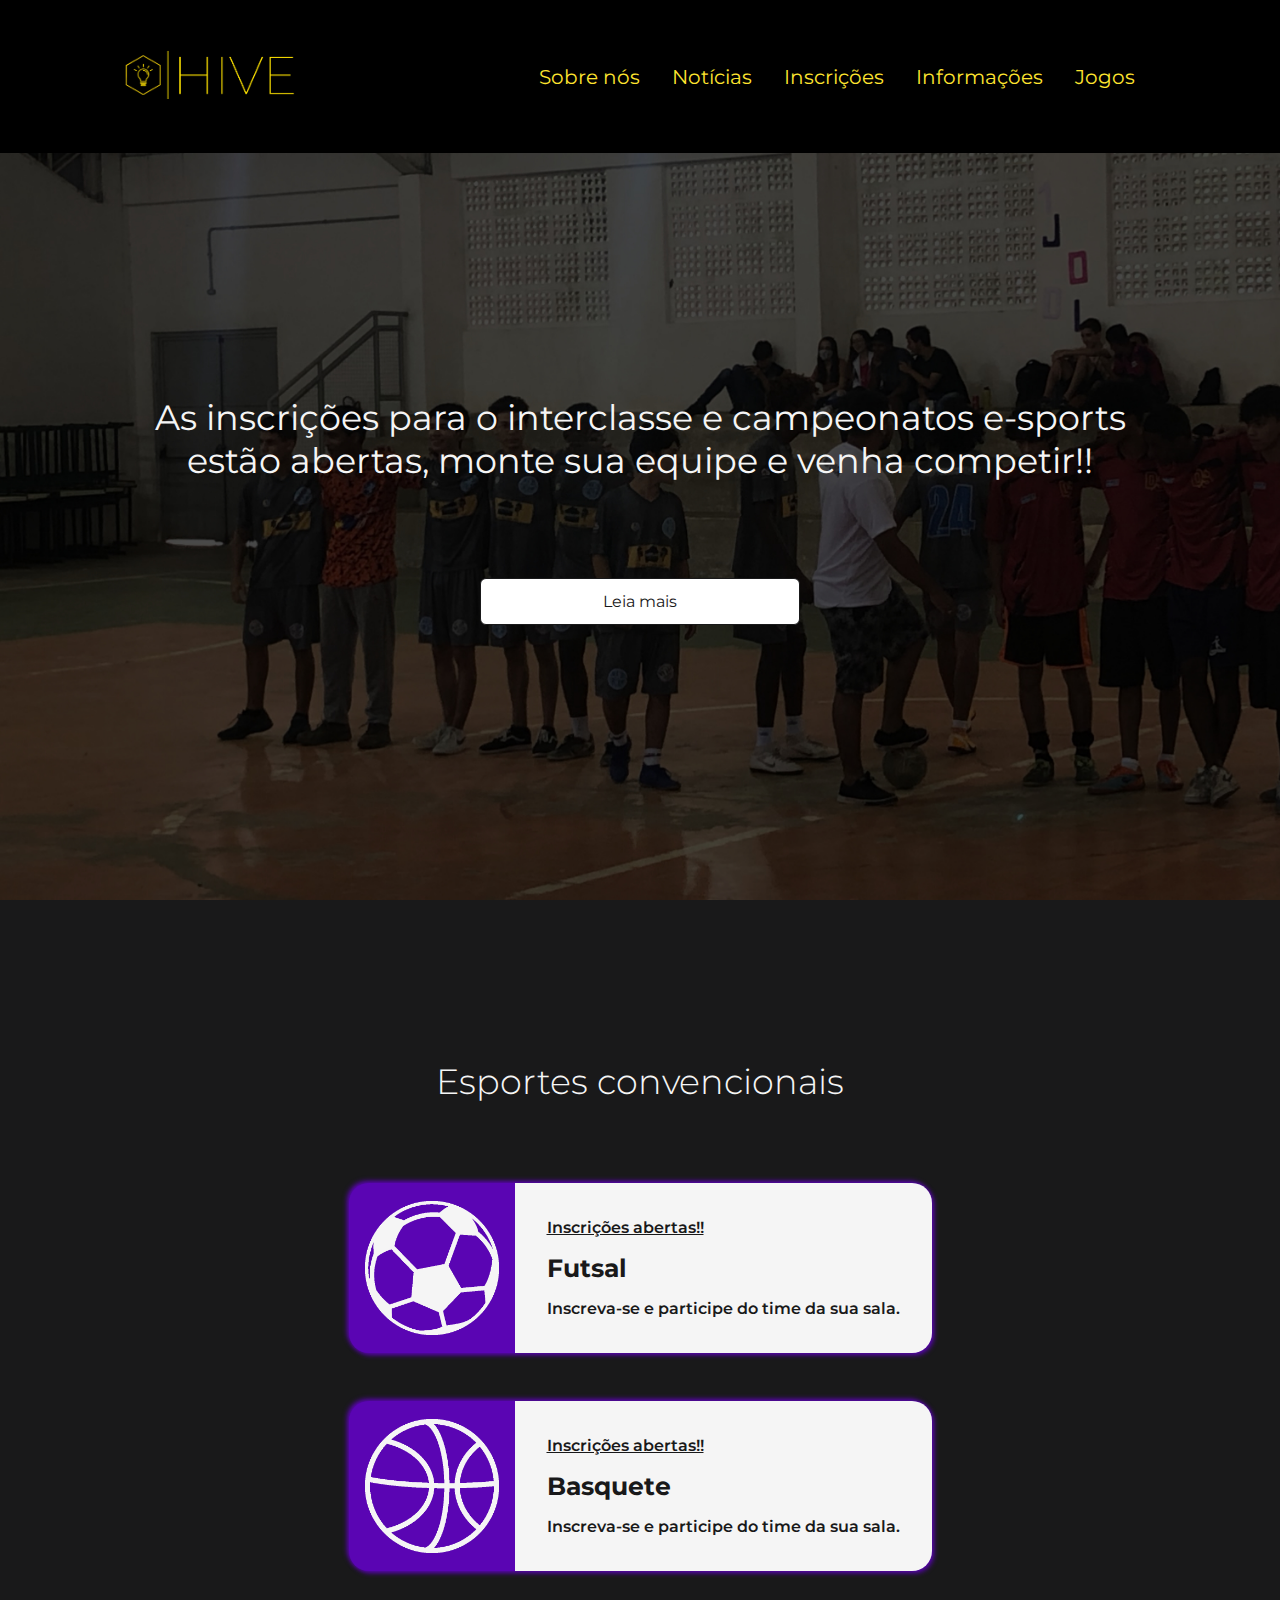
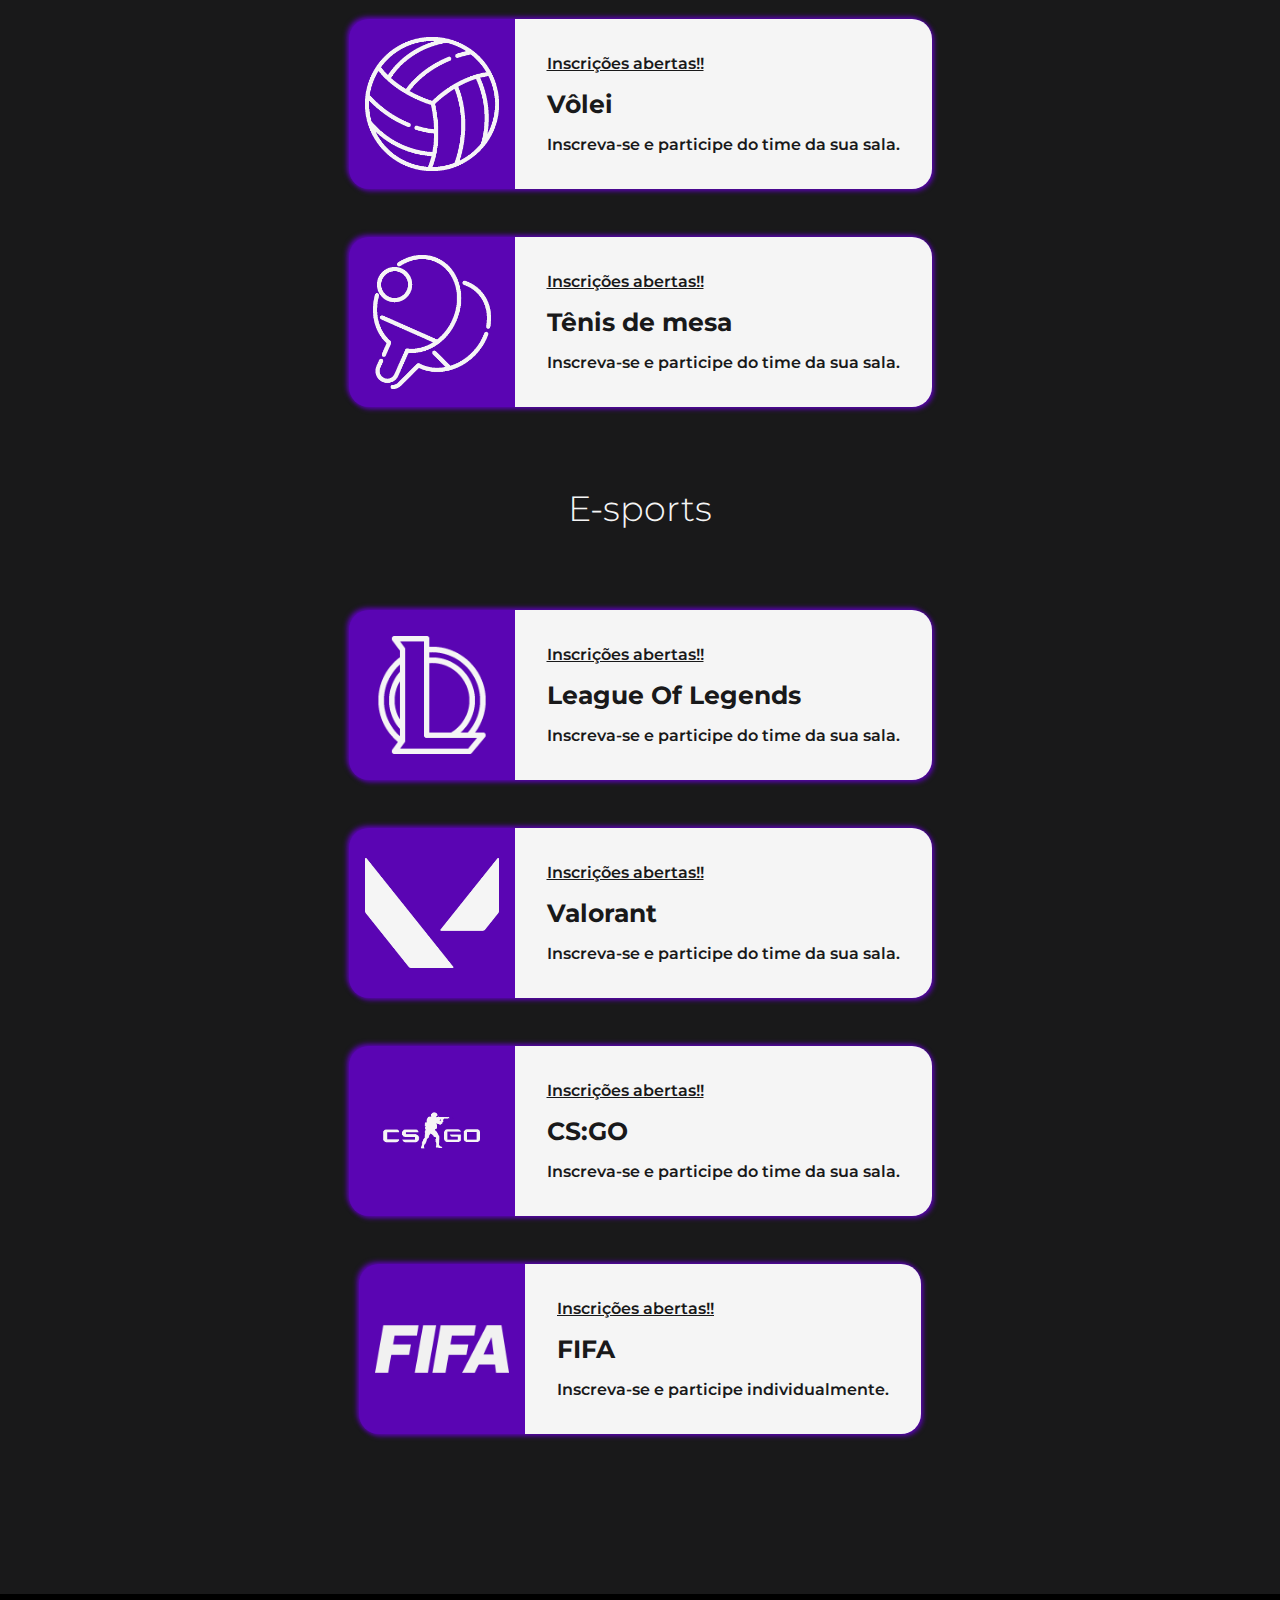
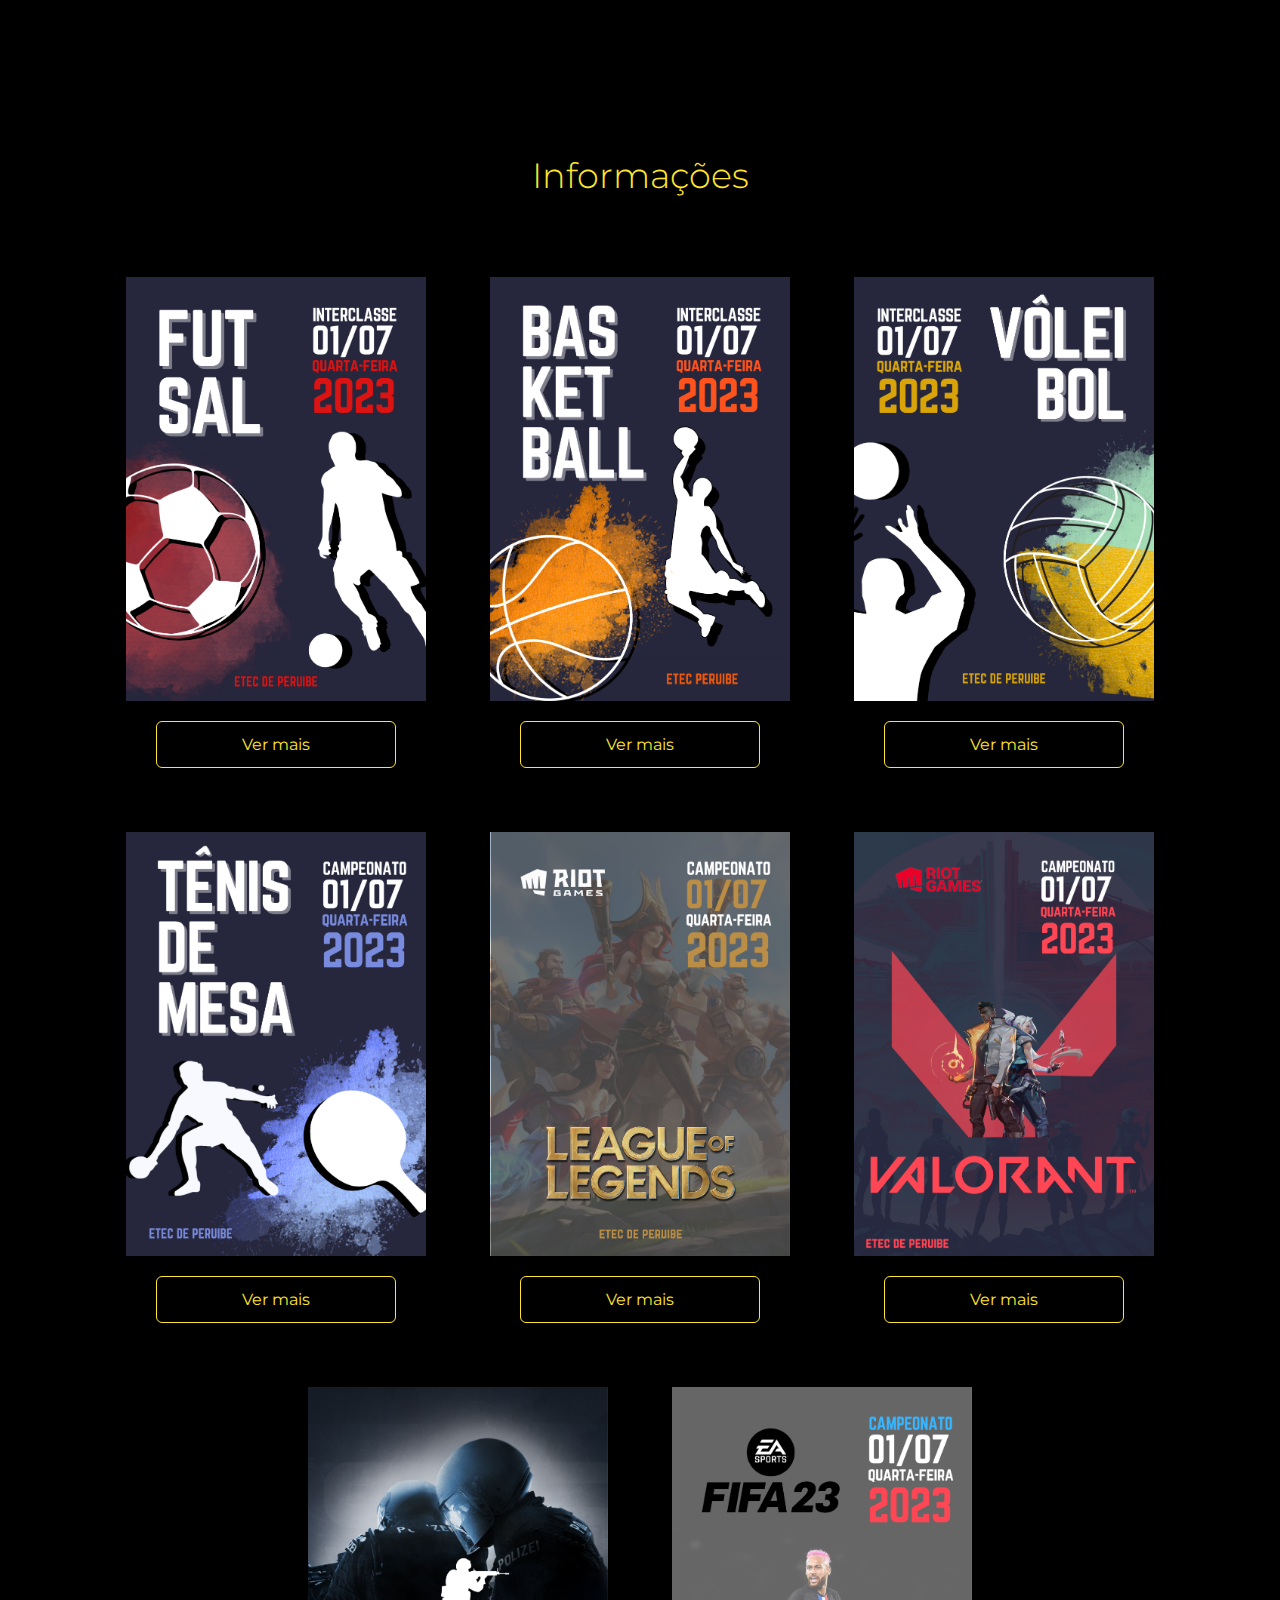
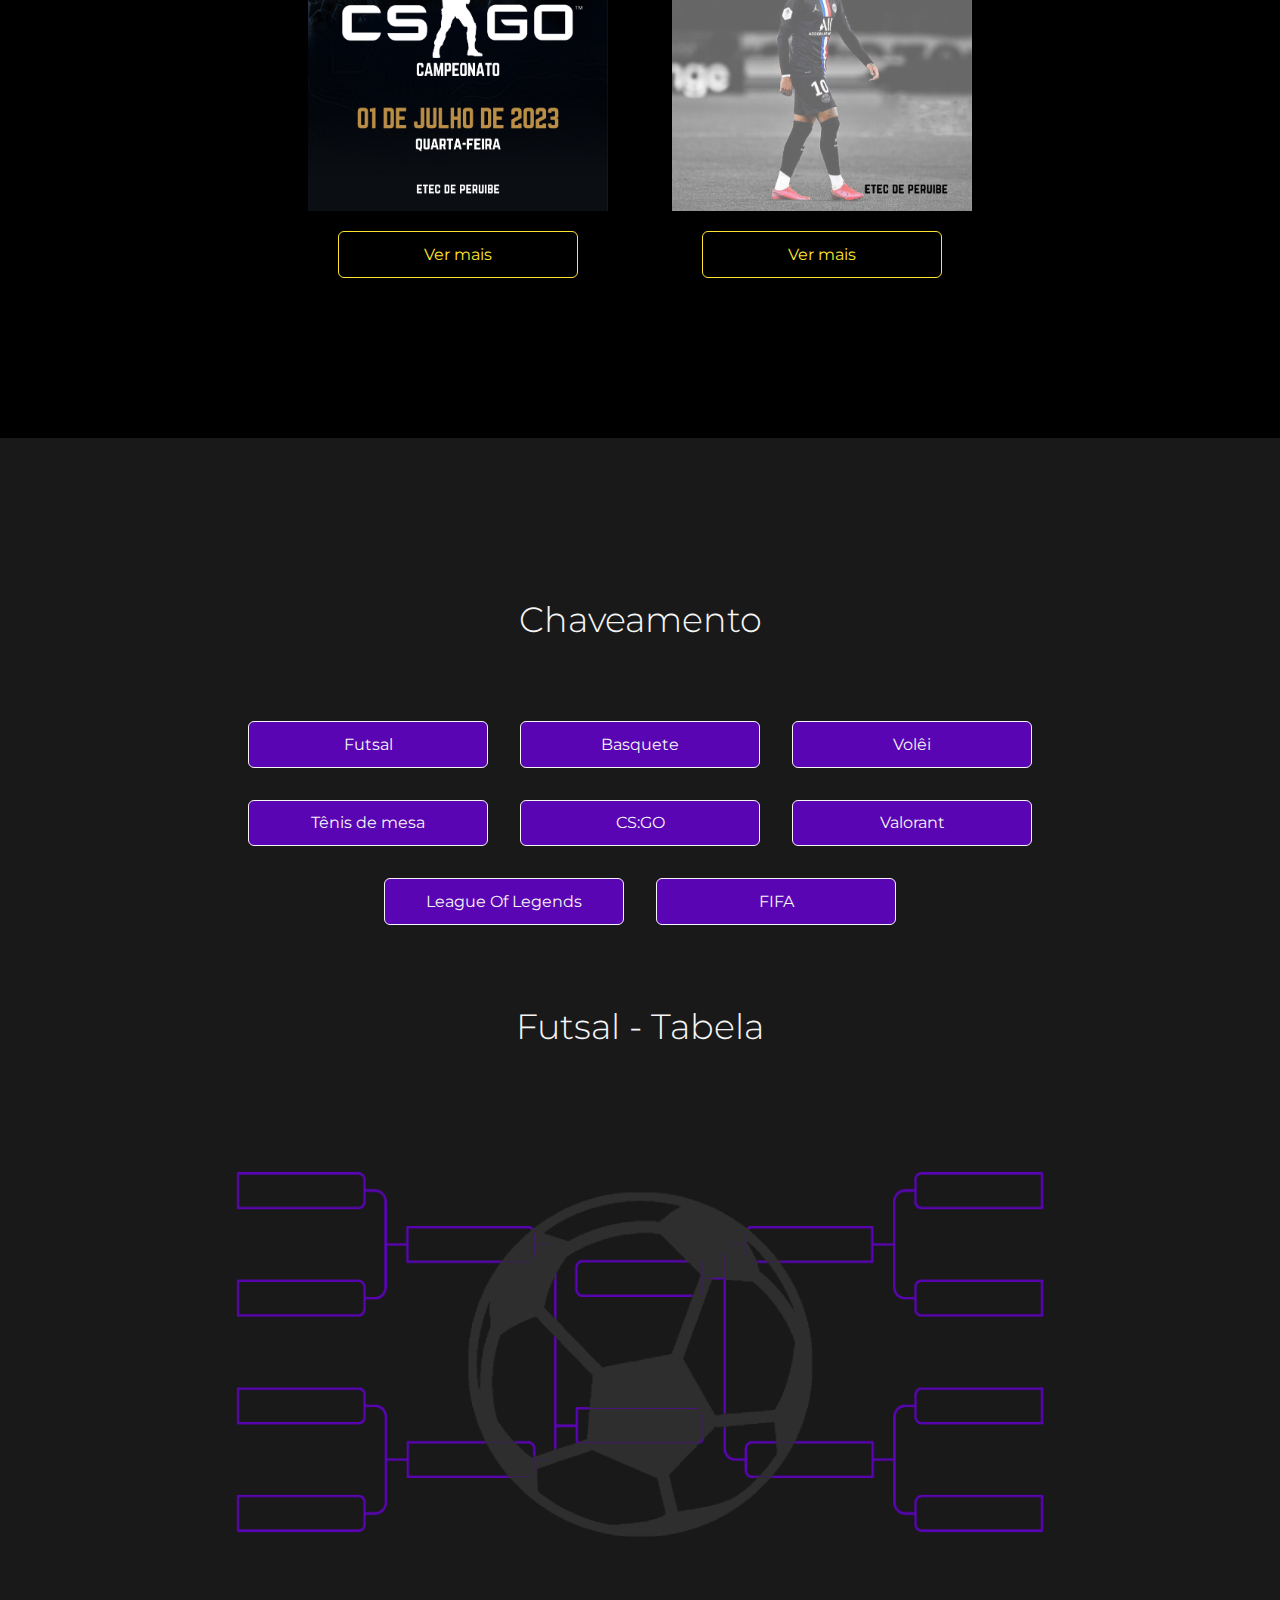
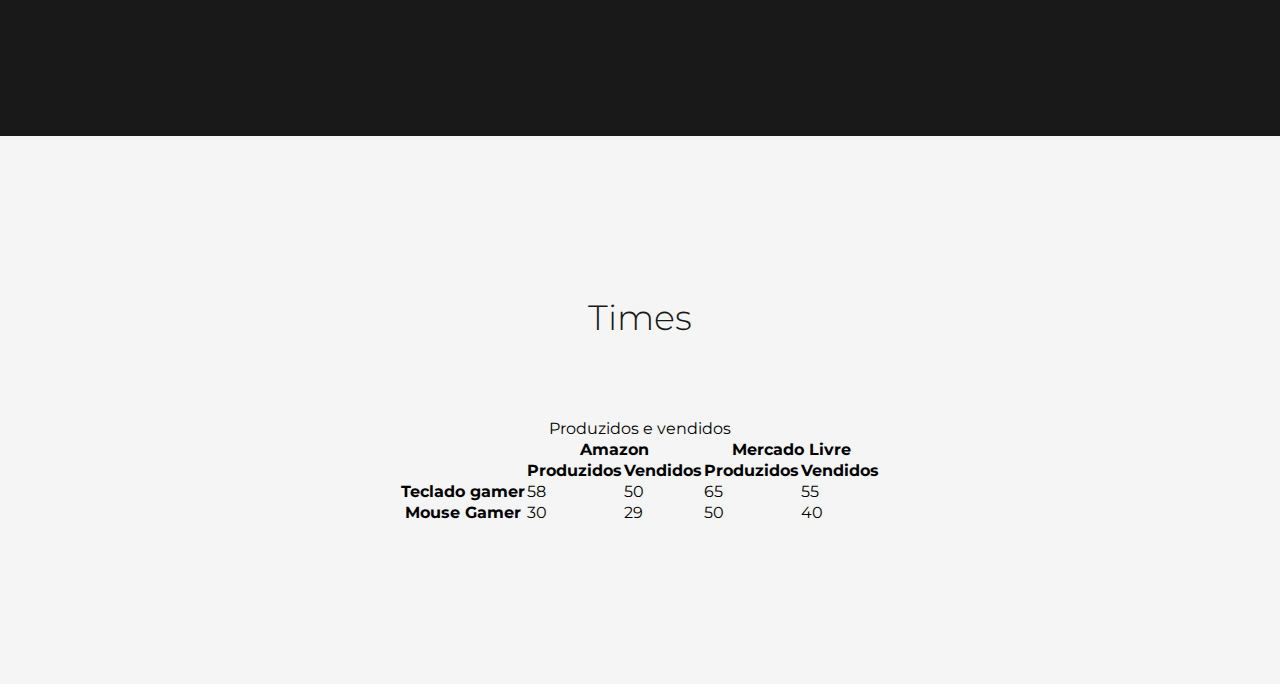
<file: home/home.html>
<!DOCTYPE html>
<html lang="pt-br">
<head>
    <meta charset="UTF-8">
    <meta http-equiv="X-UA-Compatible" content="IE=edge">
    <meta name="viewport" content="width=device-width, initial-scale=1.0">
    <title>HIVE - Login</title>

    <!-- Parte destinada a importação de fontes, links etc. -->
    <link rel="stylesheet" href="style_home.css">
    <link rel="shortcut icon" href="../assets/favicon-16x16.png" type="image/x-icon">
    <link rel="preconnect" href="https://fonts.googleapis.com">
    <link rel="preconnect" href="https://fonts.gstatic.com" crossorigin>
    <link href="https://fonts.googleapis.com/css2?family=Montserrat:ital,wght@0,100;0,300;0,400;0,500;0,600;0,700;0,800;0,900;1,100;1,200;1,300;1,400;1,500;1,600;1,700;1,800;1,900&display=swap" rel="stylesheet">
    <!-- Linkando o javascript -->
    <script src="script.js"></script>
</head>
<body>
    <!-- inicio do cabeçalho com menu -->
    <div class="section-header">
        <div class="logo">
            <img src="../assets/logoTypeHive.png" alt="" width="200px">
        </div>
        <div class="menu">
            <div class="menu-items-no-mobile">
                <a href="../sobreNos/">Sobre nós</a>
                <a href="">Notícias</a>
                <a href="#section-one">Inscrições</a>
                <a href="#informacoes">Informações</a>
                <a href="#chaveamentos">Jogos</a>
            </div>
            <div class="menu-mobile-capture" id="menu-mobile-capture">
                <button onclick="showMenu()">
                    <img src="../assets/menu.png" alt="Três barras" width="45px">
                </button> 
            </div>
        </div>
    </div>
    <div class="menu-mobile-items">
        <a href="../sobreNos/">Sobre nós</a>
        <a href="">Notícias</a>
        <a href="#section-one">Inscrições</a>
        <a href="#informações">Informações</a>
        <a href="#chaveamentos">Jogos</a>
    </div>
    <!-- fim do cabeçalho com menu -->
    <!-- inicio da seção principal com foto de fundo-->
    <div class="section-main">
        <div class="content">
            <p id="textInit">As inscrições para o interclasse e campeonatos e-sports estão abertas, monte sua equipe e venha competir!!</p>
            <a href="#section-one">
                <button class="btn-init">Leia mais</button>
            </a>
        </div>
    </div>
    <!-- fim da seção principal com foto de fundo-->
    <!-- inicio da seção 1 com os cards de inscrição de cada modalidade -->
    <div class="section-one" id="section-one">
        <!-- Titulo de seção feito com <p> -->
        <p id="title-page">Esportes convencionais</p>
        <!-- div dos cards -->
        <div class="cards">
            <!-- Inicio dos cards -->
            <!-- Inicio de um card -->
            <a href="../inscricoes/inscricao_futsal.php?modalidade=2">
                <div class="card">
                    <img src="../assets/icones/bola_futebol.png" alt="" width="150px">
                    <div class="texts">
                        <p id="theme-card">Inscrições abertas!!</p>
                        <p id="title-card">Futsal</p>
                        <p id="text-card">Inscreva-se e participe do time da sua sala.</p>
                    </div>
                </div>
            </a>
            <!-- Fim de um card -->
            <a href="../inscricoes/inscricao_basquete.php?modalidade=4">
                <div class="card">
                    <img src="../assets/icones/bola_basquete.png" alt="" width="150px">
                    <div class="texts">
                        <p id="theme-card">Inscrições abertas!!</p>
                        <p id="title-card">Basquete</p>
                        <p id="text-card">Inscreva-se e participe do time da sua sala.</p>
                    </div>
                </div>
            </a>
            <a href="../inscricoes/inscricao_volei.php?modalidade=1">
                <div class="card">
                    <img src="../assets/icones/bola_volei.png" alt="" width="150px">
                    <div class="texts">
                        <p id="theme-card">Inscrições abertas!!</p>
                        <p id="title-card">Vôlei</p>
                        <p id="text-card">Inscreva-se e participe do time da sua sala.</p>
                    </div>
                </div>
            </a>
            <a href="../inscricoes/inscricao_tenisdemesa.php?modalidade=3">
                <div class="card">
                    <img src="../assets/icones/ping_pong.png" alt="" width="150px">
                    <div class="texts">
                        <p id="theme-card">Inscrições abertas!!</p>
                        <p id="title-card">Tênis de mesa</p>
                        <p id="text-card">Inscreva-se e participe do time da sua sala.</p>
                    </div>
                </div>
            </a>
        </div>
        <!-- Titulo de seção feito com <p> -->
        <p id="title-page">E-sports</p>
        <div class="cards">
            <a href="../inscricoes/inscricao_lol.php?modalidade=5">
                <div class="card">
                    <img src="../assets/icones/league_of_legends.png" alt="" width="150px">
                    <div class="texts">
                        <p id="theme-card">Inscrições abertas!!</p>
                        <p id="title-card">League Of Legends</p>
                        <p id="text-card">Inscreva-se e participe do time da sua sala.</p>
                    </div>
                </div>
            </a>
            <a href="../inscricoes/inscricao_valorant.php?modalidade=7">
                <div class="card">
                    <img src="../assets/icones/valorant.png" alt="" width="150px">
                    <div class="texts">
                        <p id="theme-card">Inscrições abertas!!</p>
                        <p id="title-card">Valorant</p>
                        <p id="text-card">Inscreva-se e participe do time da sua sala.</p>
                    </div>
                </div>
            </a>
            <a href="../inscricoes/inscricao_csgo.php?modalidade=6">
                <div class="card">
                    <img src="../assets/icones/cs.png" alt="" width="150px">
                    <div class="texts">
                        <p id="theme-card">Inscrições abertas!!</p>
                        <p id="title-card">CS:GO</p>
                        <p id="text-card">Inscreva-se e participe do time da sua sala.</p>
                    </div>
                </div>
            </a>
            <a href="../inscricoes/inscricao_fifa.php?modalidade=8">
                <div class="card">
                    <img src="../assets/icones/FIFA.png" alt="" width="150px">
                    <div class="texts">
                        <p id="theme-card">Inscrições abertas!!</p>
                        <p id="title-card">FIFA</p>
                        <p id="text-card">Inscreva-se e participe individualmente.</p>
                    </div>
                </div>
            </a>
        </div>
    </div>
    <!-- fim da seção 1 com os cards de inscrição de cada modalidade -->
    <!-- inicio da seção 2 com os cards de informação de cada modalidade -->
    <div class="section-two" id="informacoes">
        <!-- Titulo de seção feito com <p> -->
        <p id="title-page">Informações</p>
        <!-- Inicio da div dos cards -->
        <div class="cards">
            <!-- isto abaixo é um card da seção 2 -->
            <div  class="cartazInfo">
                <div class="verFutsal" id="verFutsal">
                    <img src="../assets/cartazes/panfleto_futsal.png" alt="" width="300px" id="imgFutsal">
                </div>
                <div class="infoFutsal" id="infoFutsal">
                    <p class="info-title">Interclasse Futsal</p>
                    <p class="info-data">Data:</p>
                    <p class="info-periodo">Período:</p>
                    <p class="info-horario">Horário:</p>
                    <p class="info-desc">Lorem ipsum dolor sit amet consectetur adipisicing elit. Accusantium illo, illum iste laudantium inventore est, minus animi, veniam itaque asperiores molestias provident delectus. Omnis doloribus error hic repellat, at quibusdam.</p>
                </div>
                <button class="btn"
                id="showFutsal" onclick="showInfoFutsal()" >Ver mais</button>
            </div>
            <div  class="cartazInfo">
                <div class="verBasquete" id="verBasquete">
                    <img src="../assets/cartazes/panfleto_basquete.png" alt="" width="300px" id="imgBasquete">
                </div>
                <div class="infoBasquete" id="infoBasquete">
                    <p class="info-title">Interclasse Basquete</p>
                    <p class="info-data">Data:</p>
                    <p class="info-periodo">Período:</p>
                    <p class="info-horario">Horário:</p>
                    <p class="info-desc">Lorem ipsum dolor sit amet consectetur adipisicing elit. Accusantium illo, illum iste laudantium inventore est, minus animi, veniam itaque asperiores molestias provident delectus. Omnis doloribus error hic repellat, at quibusdam.</p>
                </div>
                <button class="btn"
                id="showBasquete" onclick="showInfoBasquete()" >Ver mais</button>
            </div>
            <div  class="cartazInfo">
                <div class="verVolei" id="verVolei">
                    <img src="../assets/cartazes/panfleto_voleibol.PNG" alt="" width="300px" id="imgVolei">
                </div>
                <div class="infoVolei" id="infoVolei">
                    <p class="info-title">Interclasse Vôlei</p>
                    <p class="info-data">Data:</p>
                    <p class="info-periodo">Período:</p>
                    <p class="info-horario">Horário:</p>
                    <p class="info-desc">Lorem ipsum dolor sit amet consectetur adipisicing elit. Accusantium illo, illum iste laudantium inventore est, minus animi, veniam itaque asperiores molestias provident delectus. Omnis doloribus error hic repellat, at quibusdam.</p>
                </div>
                <button class="btn"
                id="showVolei" onclick="showInfoVolei()" >Ver mais</button>
            </div>
            <div  class="cartazInfo">
                <div class="verTenisdemesa" id="verTenisdemesa">
                    <img src="../assets/cartazes/panfleto_tenisdemesa.png" alt="" width="300px" id="imgTenisdemesa">
                </div>
                <div class="infoTenisdemesa" id="infoTenisdemesa">
                    <p class="info-title">Interclasse Tênis de mesa</p>
                    <p class="info-data">Data:</p>
                    <p class="info-periodo">Período:</p>
                    <p class="info-horario">Horário:</p>
                    <p class="info-desc">Lorem ipsum dolor sit amet consectetur adipisicing elit. Accusantium illo, illum iste laudantium inventore est, minus animi, veniam itaque asperiores molestias provident delectus. Omnis doloribus error hic repellat, at quibusdam.</p>
                </div>
                <button class="btn"
                id="showTenisdemesa" onclick="showInfoTenisdemesa()" >Ver mais</button>
            </div>
            <div  class="cartazInfo">
                <div class="verLol" id="verLol">
                    <img src="../assets/cartazes/panfleto_lol.png" alt="" width="300px" id="imgLol">
                </div>
                <div class="infoLol" id="infoLol">
                    <p class="info-title">Interclasse League of Legends</p>
                    <p class="info-data">Data:</p>
                    <p class="info-periodo">Período:</p>
                    <p class="info-horario">Horário:</p>
                    <p class="info-desc">Lorem ipsum dolor sit amet consectetur adipisicing elit. Accusantium illo, illum iste laudantium inventore est, minus animi, veniam itaque asperiores molestias provident delectus. Omnis doloribus error hic repellat, at quibusdam.</p>
                </div>
                <button class="btn"
                id="showLol" onclick="showInfoLol()" >Ver mais</button>
            </div>
            <div  class="cartazInfo">
                <div class="verValorant" id="verValorant">
                    <img src="../assets/cartazes/panfleto_valorant.png" alt="" width="300px" id="imgValorant">
                </div>
                <div class="infoValorant" id="infoValorant">
                    <p class="info-title">Interclasse Valorant</p>
                    <p class="info-data">Data:</p>
                    <p class="info-periodo">Período:</p>
                    <p class="info-horario">Horário:</p>
                    <p class="info-desc">Lorem ipsum dolor sit amet consectetur adipisicing elit. Accusantium illo, illum iste laudantium inventore est, minus animi, veniam itaque asperiores molestias provident delectus. Omnis doloribus error hic repellat, at quibusdam.</p>
                </div>
                <button class="btn"
                id="showValorant" onclick="showInfoValorant()" >Ver mais</button>
            </div>
            <div  class="cartazInfo">
                <div class="verCsgo" id="verCsgo">
                    <img src="../assets/cartazes/panfleto_csgo.png" alt="" width="300px" id="imgCsgo">
                </div>
                <div class="infoCsgo" id="infoCsgo">
                    <p class="info-title">Interclasse CS:GO</p>
                    <p class="info-data">Data:</p>
                    <p class="info-periodo">Período:</p>
                    <p class="info-horario">Horário:</p>
                    <p class="info-desc">Lorem ipsum dolor sit amet consectetur adipisicing elit. Accusantium illo, illum iste laudantium inventore est, minus animi, veniam itaque asperiores molestias provident delectus. Omnis doloribus error hic repellat, at quibusdam.</p>
                </div>
                <button class="btn"
                id="showCsgo" onclick="showInfoCsgo()" >Ver mais</button>
            </div>
            <div  class="cartazInfo">
                <div class="verFifa" id="verFifa">
                    <img src="../assets/cartazes/panfleto_fifa.png" alt="" width="300px" id="imgFifa">
                </div>
                <div class="infoFifa" id="infoFifa">
                    <p class="info-title">Interclasse FIFA</p>
                    <p class="info-data">Data:</p>
                    <p class="info-periodo">Período:</p>
                    <p class="info-horario">Horário:</p>
                    <p class="info-desc">Lorem ipsum dolor sit amet consectetur adipisicing elit. Accusantium illo, illum iste laudantium inventore est, minus animi, veniam itaque asperiores molestias provident delectus. Omnis doloribus error hic repellat, at quibusdam.</p>
                </div>
                <button class="btn"
                id="showFifa" onclick="showInfoFifa()" >Ver mais</button>
            </div>
        </div>
    </div>
    <!-- fim da seção 2 com os cards de informação de cada modalidade -->
    <!-- inicio da seção 3 com chaveamentos de cada modalidade -->
    <div class="section-three" id="chaveamentos">
        <!-- Titulo de seção feito com <p> -->
        <p id="title-page">Chaveamento</p>
        <!-- Div dos botões -->
        <div class="buttons">
            <button class="btn" onclick="showFutsal()">Futsal</button>
            <button class="btn" onclick="showBasquete()">Basquete</button>
            <button class="btn" onclick="showVolei()">Volêi</button>
            <button class="btn" onclick="showTenisdemesa()">Tênis de mesa</button>
            <button class="btn" onclick="showCsgo()">CS:GO</button>
            <button class="btn" onclick="showValorant()">Valorant</button>
            <button class="btn" onclick="showLol()">League Of Legends</button>
            <button class="btn" onclick="showFifa()">FIFA</button>
        </div>
        <!-- Titulo de seção feito com <p> -->
        <p id="title-page-table">Futsal - Tabela</p>
        <img id="img-table" src="../assets/chaveamentos/chaveamento_futsal.png" alt="" width="70%">
    </div>
    <!-- fim da seção 2 com os cards de informação de cada modalidade -->
    <!-- inicio da seção 4 com tabelas de mostrar os times -->
    <div class="section-four" id="times">
        <!-- Titulo de seção feito com <p> -->
        <p id="title-page">Times</p>
        <table>
            <caption>
              Produzidos e vendidos
            </caption>
            <thead>
              <tr>
                <th class="title" rowspan="2"></th>
                <th class="title" colspan="2">Amazon</th>
                <th class="title" colspan="2">Mercado Livre</th>
              </tr>
              <tr>
                <th class="subtitle" scope="col">Produzidos</th>
                <th class="subtitle" scope="col">Vendidos</th>
                <th class="subtitle" scope="col">Produzidos</th>
                <th class="subtitle" scope="col">Vendidos</th>
              </tr>
            </thead>
            <tbody>
              <tr>
                <th class="title" scope="row">Teclado gamer</th>
                <td>58</td>
                <td>50</td>
                <td>65</td>
                <td>55</td>
              </tr>
              <tr>
                <th class="title" scope="row">Mouse Gamer</th>
                <td>30</td>
                <td>29</td>
                <td>50</td>
                <td>40</td>
              </tr>
            </tbody>
          </table>
    </div>
</body>
</html>
</file>
<file: home/style_home.css>
*{
    margin: 0;
    padding: 0;
    box-sizing: border-box;
    font-family: var(--font);
    text-decoration: none;
}
:root{
    --principal-color: #ffe52f;
    --secondary-color: #19191a;
    --third-color: #5A05B3;
    --fontColor: #f5f5f5;
    --font: 'Montserrat', sans-serif;
    --white: white;
    --black: black;
}

/* Style do header */

.section-header{
    display: flex;
    flex-direction: row;
    align-items: center;
    justify-content: space-around;
    flex-wrap: wrap;

    height: 17vh;

    background-color: var(--black);
}
.section-header .menu{
    display: flex;
    flex-direction: row;
    align-items: center;
    justify-content: center;
    flex-wrap: wrap;

    gap: 2rem;
}
.section-header .menu a{
    transition: 0.1s;
    font-size: 20px;
    color: var(--principal-color);
}
.section-header .menu a:hover{
    border-bottom: 2px solid var(--principal-color);
}

/* Destinado a style da seção principal */

.section-main{
    width: 100%;
    height: 83vh;

    display: flex;
    flex-direction: column;
    align-items: center;
    justify-content: center;

    background: url(../assets/ftFundoHome.jpg);
    background-size: cover;
    background-repeat: no-repeat;
    /* background-color: var(--fontColor); */
}
.section-main .content{
    margin-inline: 10vw;
    display: flex;
    flex-direction: column;
    align-items: center;
    justify-content: center;
    gap: 4rem;
}

/* texto do main */

.section-main .content p{
    color: var(--fontColor);
    font-size: 35px;
    text-align: center;
}

/* botao do main */
.btn-init{
    width: 20rem;
    padding: 0.8rem;
    margin-block: 2rem;

    font-size: 16px;

    cursor: pointer;

    border: 1px solid var(--secondary-color);
    border-radius: 6px;

    background-color: var(--white);
    color: var(--secondary-color);

    text-align: center;

    transition: 0.2s;
}
.btn-init:hover{
    border: 1px solid var(--white);

    background-color: var(--secondary-color);
    color: var(--white);
}

/* style do botão */

.btn{
    width: 15rem;
    padding: 0.8rem;

    font-size: 16px;

    cursor: pointer;

    border: 1px solid var(--principal-color);
    border-radius: 6px;

    background-color: var(--secondary-color-soft);
    color: var(--principal-color);

    text-align: center;

    transition: 0.6s;
}
.btn:hover{
    border: 1px solid var(--secondary-color);

    background-color: var(--principal-color);
    color: var(--secondary-color);
}

/* Destinada a seção 1 */

.section-one{
    display: flex;
    flex-direction: column;
    align-items: center;
    justify-content: center;

    gap: 5rem;
    padding-block: 10rem;

    background-color: var(--secondary-color);

    flex-wrap: wrap;
}
.cards{
    display: flex;
    flex-direction: row;
    align-items: center;
    justify-content: space-around;

    margin-inline: 5vw;
    row-gap: 3rem;

    flex-wrap: wrap;
}
.section-one .card{
    /* border: 1px solid var(--secondary-color); */
    border-radius: 20px;
    /* padding: 1rem 1rem 1rem 1rem; */
    margin-inline: 2rem;
    gap: 1rem;

    box-shadow: -2px -2px 5px var(--third-color), 2px 2px 5px var(--third-color);

    background-color: var(--third-color);

    display: flex;
    flex-direction: row;
    align-items: center;
    justify-content: center;

    flex-wrap: wrap;
    transition: 0.4s;
}
.section-one .card img{
    padding: 1rem 0rem 1rem 1rem;
}
.section-one .card:hover{
    gap: 2rem;
}
.section-one .card .texts{
    padding: 2rem;

    /* width: 20rem; */
    height: 170px;
    display: flex;
    flex-direction: column;
    justify-content: center;

    border-radius: 0px 20px 20px 0px;

    font-size: 16px;
    font-weight: 600;
    color: var(--secondary-color);
    background-color: var(--fontColor);
    gap: 1rem;
}
.section-one p#title-page{
    font-weight: 300;
    font-size: 35px;
    color: var(--fontColor);
    text-align: center;
}
.section-one .card .texts p#theme-card{
    color: var(--secondary-color);
    font-weight: 600;
    text-decoration: underline;
}
.section-one .card .texts p#title-card{
    font-size: 25px;
    font-weight: bold;
}

/* destinado a seção 2 */

.section-two{
    display: flex;
    flex-direction: column;
    align-items: center;
    justify-content: center;

    gap: 5rem;
    padding-block: 10rem;

    background-color: var(--black);

    flex-wrap: wrap;
}
.section-two p#title-page{
    font-weight: 300;
    font-size: 35px;
    color: var(--principal-color);
}
.section-two .cards{
    display: flex;
    flex-direction: row;
    justify-content: center;
    align-items: center;
    row-gap: 4rem;
    column-gap: 4rem;
    flex-wrap: wrap;
}
.cartazInfo{
    display: flex;
    flex-direction: column;
    align-items: center;
    row-gap: 1rem;
}
button{
    cursor: pointer;
}

/* Style da seção 3 */

.section-three{
    display: flex;
    flex-direction: column;
    align-items: center;
    justify-content: center;

    gap: 5rem;
    padding-block: 10rem;

    background-color: var(--secondary-color);

    flex-wrap: wrap;
}
.section-three p#title-page{
    font-weight: 300;
    font-size: 35px;
    color: var(--fontColor);
}
.section-three p#title-page-table{
    font-weight: 300;
    font-size: 35px;
    color: var(--fontColor);
}
.section-three .buttons{
    display: flex;
    flex-wrap: wrap;
    align-items: center;
    justify-content: center;

    column-gap: 2rem;
    row-gap: 2rem;

    padding-inline: 15%;
}
.section-three .buttons .btn{
    background-color: var(--third-color);
    color: var(--fontColor);
    border: 1px solid var(--fontColor);
}
.section-three .buttons .btn:hover{
    background-color: var(--fontColor);
    color: var(--third-color);
    border: 1px solid var(--third-color);
}

/* Área destinada  a seção four */

.section-four{
    display: flex;
    flex-direction: column;
    align-items: center;
    justify-content: center;

    gap: 5rem;
    padding-block: 10rem;

    background-color: var(--fontColor);

    flex-wrap: wrap;
}
.section-four p#title-page{
    font-weight: 300;
    font-size: 35px;
    color: var(--secondary-color);
}

/* Mexendo nos cards de informação - todos os cards aqui */

.infoFutsal{
    width:  300px;

    display: none;
    flex-direction: column;
    padding: 2rem;

    background-color: var(--fontColor);

    row-gap: 1rem;

    font-size: 18px;
}
p.info-title{
    font-weight: bold;
    font-size: 22px;
}
p.info-data, p.info-periodo, p.info-horario{
    font-size: 20px;
}
p.info-desc{
    text-align: justify;
}

.infoBasquete{
    width:  300px;

    display: none;
    flex-direction: column;
    padding: 2rem;

    background-color: var(--fontColor);

    row-gap: 1rem;

    font-size: 18px;
    
}

.infoVolei{
    width:  300px;

    display: none;
    flex-direction: column;
    padding: 2rem;

    background-color: var(--fontColor);

    row-gap: 1rem;

    font-size: 18px;
    
}

.infoTenisdemesa{
    width:  300px;

    display: none;
    flex-direction: column;
    padding: 2rem;

    background-color: var(--fontColor);

    row-gap: 1rem;

    font-size: 18px;
    
}

.infoLol{
    width:  300px;

    display: none;
    flex-direction: column;
    padding: 2rem;

    background-color: var(--fontColor);

    row-gap: 1rem;

    font-size: 18px;
    
}

.infoValorant{
    width:  300px;

    display: none;
    flex-direction: column;
    padding: 2rem;

    background-color: var(--fontColor);

    row-gap: 1rem;

    font-size: 18px;
    
}

.infoCsgo{
    width:  300px;

    display: none;
    flex-direction: column;
    padding: 2rem;

    background-color: var(--fontColor);

    row-gap: 1rem;

    font-size: 18px;
    
}
.infoFifa{
    width:  300px;

    display: none;
    flex-direction: column;
    padding: 2rem;

    background-color: var(--fontColor);

    row-gap: 1rem;

    font-size: 18px;
    
}

/* Responsividade do menu */

.menu-mobile{
    display: none;

    cursor: pointer;
}
.menu-mobile-items{
    display: none;
}
.section-header button{
    display: none;
    background-color: currentColor;
    border: none;
}
.section-header .menu .menu-items-no-mobile{
    display: flex;
    flex-direction: row;
    align-items: center;
    justify-content: center;
    flex-wrap: wrap;

    gap: 2rem;
}

@media screen and (max-width: 750px) {
    /* .section-header{
        border-bottom: 1px solid var(--principal-color);
    } */
    .section-header .menu .menu-items-no-mobile{
        display: none;
    }
    .section-header button{
        display: block;
        background-color: currentColor;
        border: none;
    }
    .menu-mobile-capture{
        display: flex;
    }
    .menu-mobile-items{
        display: none;
        flex-direction: column;
        align-items: center;
        justify-content: center;

        padding-block: 2rem;
        gap: 1.5rem;

        font-size: 22px;

        background-color: var(--black);
    }
    .menu-mobile-items a{
        color: var(--principal-color);
    }
}
</file>
